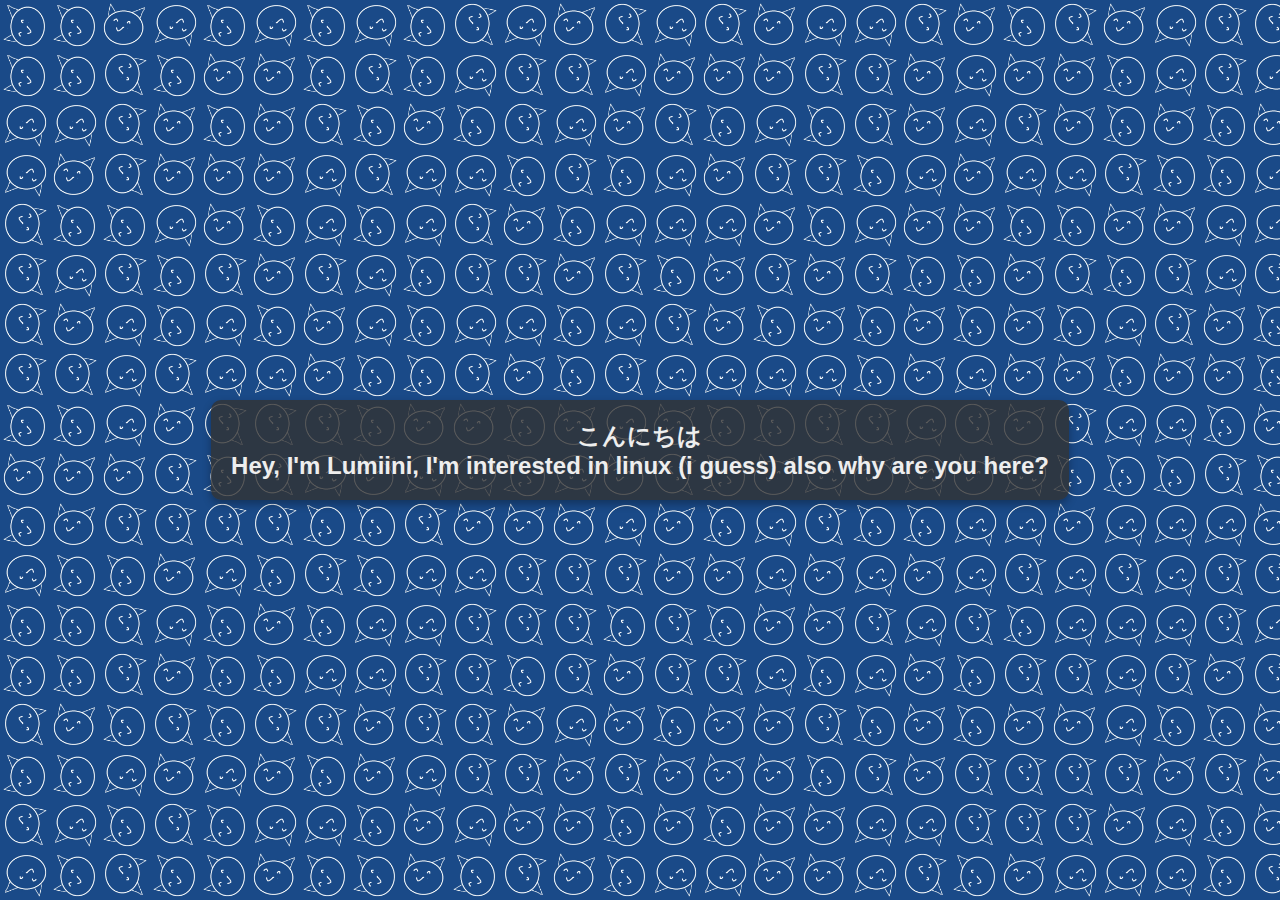
<file: index.html>
<!DOCTYPE html>
<html lang="en">
<head>
    <meta charset="UTF-8">
    <meta name="viewport" content="width=device-width, initial-scale=1.0">
    <title>Lumiini's Page</title>
    <style>
        /* Basic styling for the body - Dark Mode */
        body {
            margin: 0;
            padding: 0;
            font-family: sans-serif;
            color: #eee;
            background-color: #1a1a1a; /* Dark background color */
            overflow: hidden; /* Hide any potential overflow from tiles */
            position: relative; /* Needed for absolute positioning of tiles */
            min-height: 100vh; /* Minimum height of the viewport */
            display: flex; /* Use flexbox to center content */
            justify-content: center; /* Center horizontally */
            align-items: center; /* Center vertically */
        }

        /* Container for the tiled images */
        .tile-container {
            position: absolute;
            top: 0;
            left: 0;
            width: 100%;
            height: 100%;
            pointer-events: none; /* Allow clicks to pass through to the message container */
            z-index: -1; /* Place behind the message container */
        }

        /* Style for each individual tile */
        .tile {
            position: absolute;
            width: 50px; /* Match background-size width */
            height: 50px; /* Match background-size height */
            background-image: url('a.jpg');
            background-size: cover; /* Ensure the image covers the tile area */
            transition: transform 0.5s ease; /* Smooth rotation transition */
            transform-origin: center; /* Rotate around the center of the tile */
        }

        /* Style for the container holding the message - Dark Mode */
        .message-container {
            background-color: rgba(50, 50, 50, 0.8); /* Darker semi-transparent background for readability */
            padding: 20px;
            border-radius: 10px;
            text-align: center;
            max-width: 80%;
            box-shadow: 0 4px 8px rgba(0, 0, 0, 0.3);
            color: #eee;
            position: relative; /* Ensure it's above the tiles */
            z-index: 1;
        }

        /* Style for the message text */
        .message-container h1 {
            margin: 0;
            font-size: 1.5em;
        }
    </style>
</head>
<body>

    <div class="tile-container">
        </div>

    <div class="message-container">
        <h1>こんにちは</h1>
        <h1>Hey, I'm Lumiini, I'm interested in linux (i guess) also why are you here?</h1>
    </div>

    <script>
        document.addEventListener('DOMContentLoaded', () => {
            const tileContainer = document.querySelector('.tile-container');
            const tileSize = 50; // Must match the width and height in .tile CSS
            const viewportWidth = window.innerWidth;
            const viewportHeight = window.innerHeight;

            // Calculate number of tiles needed
            const numCols = Math.ceil(viewportWidth / tileSize);
            const numRows = Math.ceil(viewportHeight / tileSize);

            // Create and append tiles
            for (let i = 0; i < numRows; i++) {
                for (let j = 0; j < numCols; j++) {
                    const tile = document.createElement('div');
                    tile.classList.add('tile');

                    // Position the tile
                    tile.style.top = `${i * tileSize}px`;
                    tile.style.left = `${j * tileSize}px`;

                    // Randomly rotate the tile
                    const rotation = Math.floor(Math.random() * 4) * 90; // 0, 90, 180, or 270 degrees
                    tile.style.transform = `rotate(${rotation}deg)`;

                    tileContainer.appendChild(tile);
                }
            }

            // Optional: Regenerate tiles on window resize for responsiveness
            window.addEventListener('resize', () => {
                // Clear existing tiles
                tileContainer.innerHTML = '';

                // Recalculate and create new tiles
                const newViewportWidth = window.innerWidth;
                const newViewportHeight = window.innerHeight;
                const newNumCols = Math.ceil(newViewportWidth / tileSize);
                const newNumRows = Math.ceil(newViewportHeight / tileSize);

                for (let i = 0; i < newNumRows; i++) {
                    for (let j = 0; j < newNumCols; j++) {
                        const tile = document.createElement('div');
                        tile.classList.add('tile');
                        tile.style.top = `${i * tileSize}px`;
                        tile.style.left = `${j * tileSize}px`;
                        const rotation = Math.floor(Math.random() * 4) * 90;
                        tile.style.transform = `rotate(${rotation}deg)`;
                        tileContainer.appendChild(tile);
                    }
                }
            });
        });
    </script>

</body>
</html>
</file>
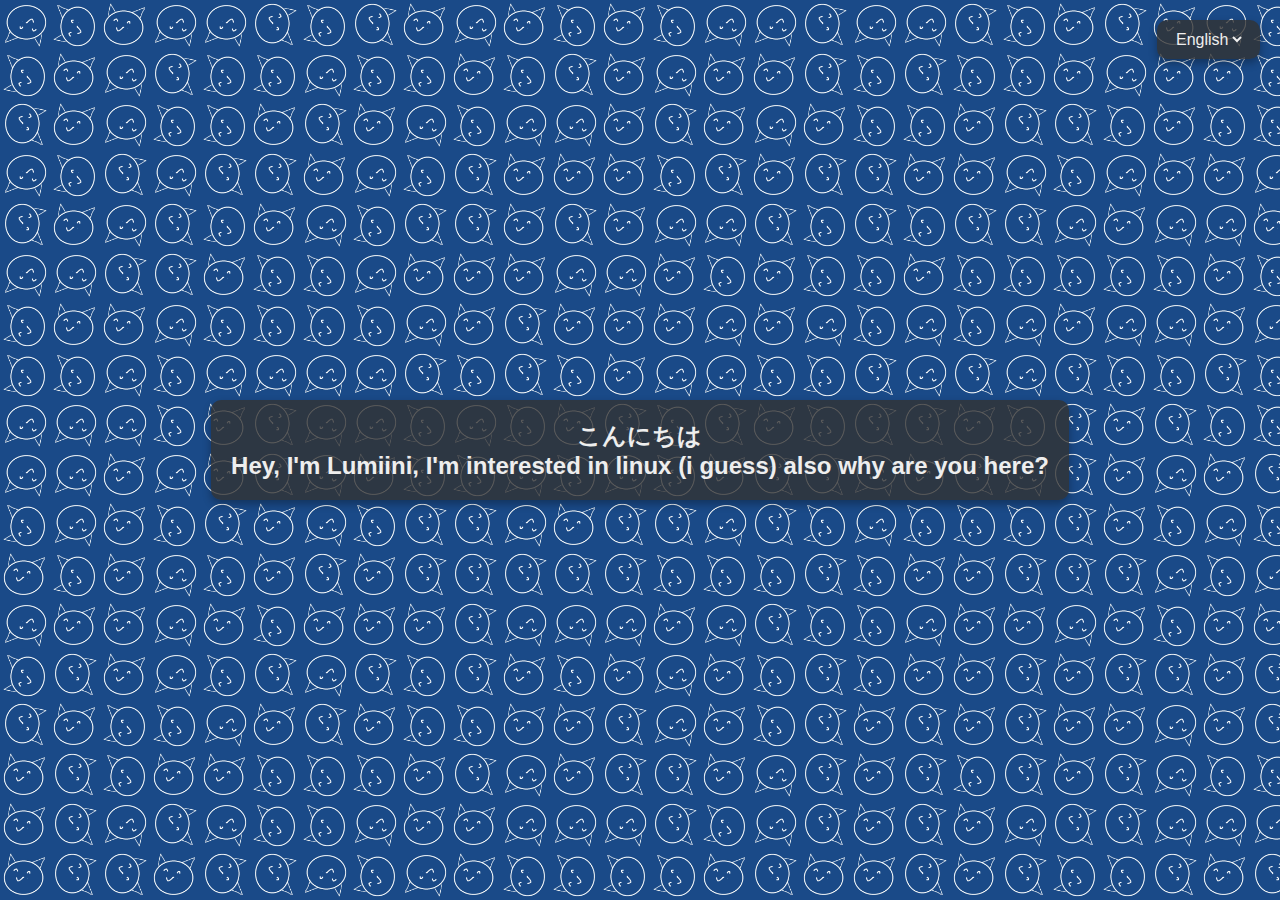
<file: .index.html>
<!DOCTYPE html>
<html lang="en">
<head>
    <meta charset="UTF-8">
    <meta name="viewport" content="width=device-width, initial-scale=1.0">
    <title>My page</title>
    <style>
        /* Basic styling for the body - Dark Mode */
        body {
            margin: 0;
            padding: 0;
            font-family: sans-serif;
            color: #eee;
            background-color: #1a1a1a; /* Dark background color */
            overflow: hidden; /* Hide any potential overflow from tiles */
            position: relative; /* Needed for absolute positioning of tiles */
            min-height: 100vh; /* Minimum height of the viewport */
            display: flex; /* Use flexbox to center content */
            justify-content: center; /* Center horizontally */
            align-items: center; /* Center vertically */
        }

        /* Container for the tiled images */
        .tile-container {
            position: absolute;
            top: 0;
            left: 0;
            width: 100%;
            height: 100%;
            pointer-events: none; /* Allow clicks to pass through to the message container */
            z-index: -1; /* Place behind the message container */
        }

        /* Style for each individual tile */
        .tile {
            position: absolute;
            width: 50px; /* Match background-size width */
            height: 50px; /* Match background-size height */
            background-image: url('a.jpg');
            background-size: cover; /* Ensure the image covers the tile area */
            transition: transform 0.5s ease; /* Smooth rotation transition */
            transform-origin: center; /* Rotate around the center of the tile */
        }

        /* Style for the container holding the message - Dark Mode */
        .message-container {
            background-color: rgba(50, 50, 50, 0.8); /* Darker semi-transparent background for readability */
            padding: 20px;
            border-radius: 10px;
            text-align: center;
            max-width: 80%;
            box-shadow: 0 4px 8px rgba(0, 0, 0, 0.3);
            color: #eee;
            position: relative; /* Ensure it's above the tiles */
            z-index: 1;
        }

        /* Style for the message text */
        .message-container h1 {
            margin: 0;
            font-size: 1.5em;
        }

        /* Style for the language selector container */
        .language-selector {
            position: absolute;
            top: 20px; /* Distance from the top */
            right: 20px; /* Distance from the right */
            background-color: rgba(50, 50, 50, 0.8); /* Match message container background */
            padding: 10px 15px; /* Padding around the selector */
            border-radius: 10px; /* Match message container border-radius */
            box-shadow: 0 4px 8px rgba(0, 0, 0, 0.3); /* Match message container shadow */
            z-index: 2; /* Ensure it's above everything else */
        }

        /* Style for the select element */
        .language-selector select {
            background-color: transparent; /* Make select background transparent */
            border: none; /* Remove default border */
            color: #eee; /* Light text color */
            font-size: 1em; /* Adjust font size */
            cursor: pointer; /* Indicate it's clickable */
            outline: none; /* Remove outline on focus */
        }

        /* Style for the options within the select */
        .language-selector select option {
            background-color: #333; /* Dark background for dropdown options */
            color: #eee; /* Light text for dropdown options */
        }
    </style>
</head>
<body>

    <div class="tile-container">
        </div>

    <div class="language-selector">
        <select id="language-select">
            <option value="en">English</option>
            <option value="fi">Suomi</option>
        </select>
    </div>

    <div class="message-container">
        <h1>こんにちは<h1>
        <h1>Hey, I'm Lumiini, I'm interested in linux (i guess) also why are you here?</h1>
    </div>

    <script>
        document.addEventListener('DOMContentLoaded', () => {
            const tileContainer = document.querySelector('.tile-container');
            const tileSize = 50; // Must match the width and height in .tile CSS
            const viewportWidth = window.innerWidth;
            const viewportHeight = window.innerHeight;

            // Calculate number of tiles needed
            const numCols = Math.ceil(viewportWidth / tileSize);
            const numRows = Math.ceil(viewportHeight / tileSize);

            // Create and append tiles
            function createTiles() {
                // Clear existing tiles
                tileContainer.innerHTML = '';
                const currentViewportWidth = window.innerWidth;
                const currentViewportHeight = window.innerHeight;
                const currentNumCols = Math.ceil(currentViewportWidth / tileSize);
                const currentNumRows = Math.ceil(currentViewportHeight / tileSize);

                for (let i = 0; i < currentNumRows; i++) {
                    for (let j = 0; j < currentNumCols; j++) {
                        const tile = document.createElement('div');
                        tile.classList.add('tile');
                        tile.style.top = `${i * tileSize}px`;
                        tile.style.left = `${j * tileSize}px`;
                        const rotation = Math.floor(Math.random() * 4) * 90;
                        tile.style.transform = `rotate(${rotation}deg)`;
                        tileContainer.appendChild(tile);
                    }
                }
            }

            createTiles(); // Create tiles on initial load

            // Regenerate tiles on window resize for responsiveness
            window.addEventListener('resize', createTiles);

            // Language selector logic
            const languageSelect = document.getElementById('language-select');

            languageSelect.addEventListener('change', (event) => {
                const selectedLanguage = event.target.value;
                if (selectedLanguage === 'en') {
                    window.location.href = 'index.html'; // Navigate to index.html for English
                } else if (selectedLanguage === 'fi') {
                    window.location.href = 'fi.html'; // Navigate to fi.html for Finnish
                }
            });

            // Optional: Set initial selector value based on current page
            const currentPage = window.location.pathname.split('/').pop();
            if (currentPage === 'fi.html') {
                languageSelect.value = 'fi';
            } else {
                languageSelect.value = 'en';
            }
        });
    </script>

</body>
</html>
</file>
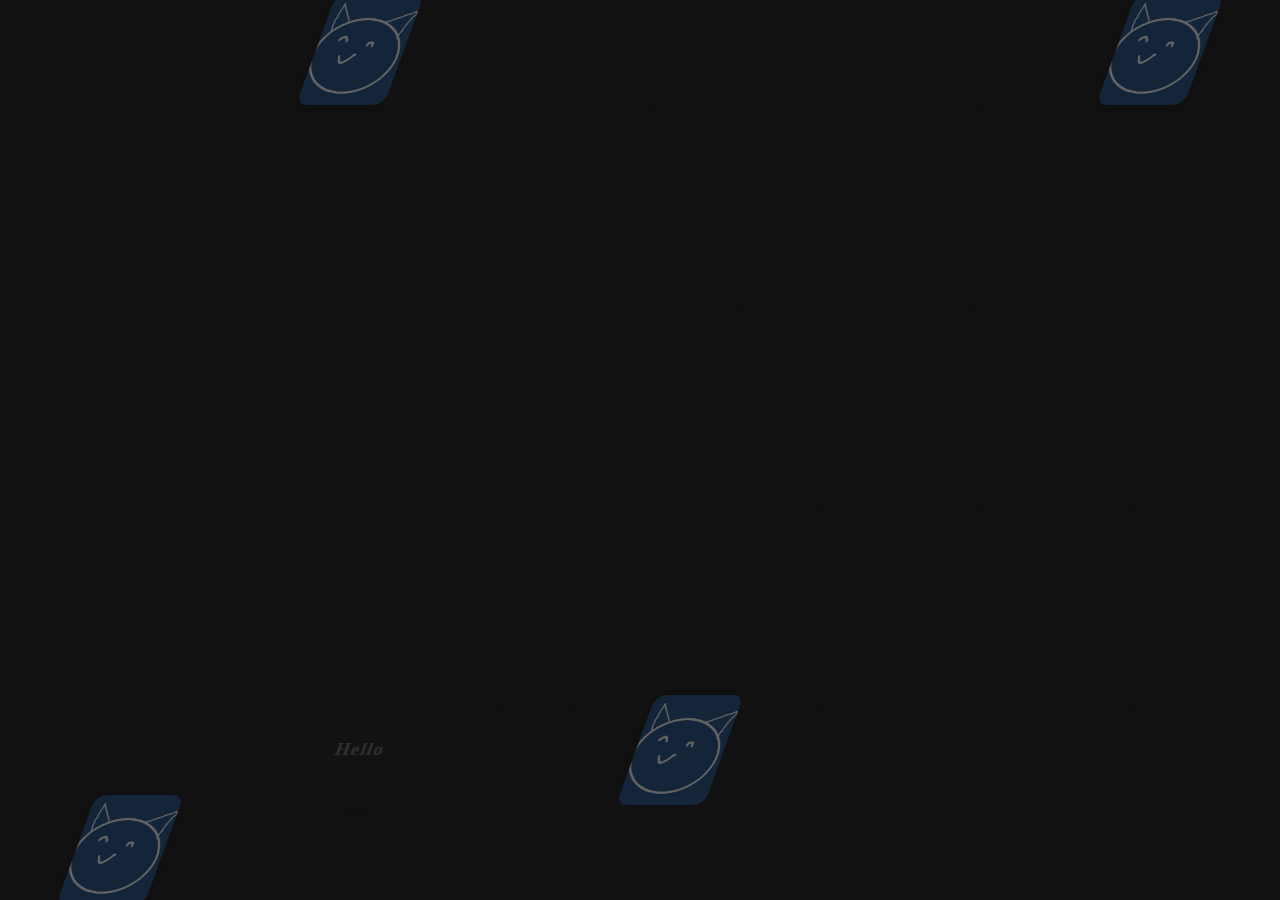
<file: background.html>
<!DOCTYPE html>
<html lang="en">
<head>
    <meta charset="UTF-8">
    <meta name="viewport" content="width=device-width, initial-scale=1.0">
    <title>Animated Tiles Background</title>
    <link rel="stylesheet" href="styles.css">
</head>
<body style="margin:0;padding:0;overflow:hidden;">
    <div class="background-tiles"></div>
    <script>
    (function() {
      const grid = document.querySelector('.background-tiles');
      const cols = 16, rows = 9, total = cols * rows;
      let tiles = [];
      const greetings = ["Hello", "Moi", "Tere", "Hallå", "Tēriņtš"];
      // Create all tiles once
      for (let y = 0; y < rows; ++y) {
        for (let x = 0; x < cols; ++x) {
          const tile = document.createElement('div');
          tile.className = 'background-tile';
          tile.style.setProperty('--x', x);
          tile.style.setProperty('--y', y);
          grid.appendChild(tile);
          tiles.push(tile);
        }
      }
      // Helper to check neighbors
      function hasNeighbor(arr, x, y, type) {
        for (let dy = -1; dy <= 1; dy++) {
          for (let dx = -1; dx <= 1; dx++) {
            if (dx === 0 && dy === 0) continue;
            const nx = x + dx, ny = y + dy;
            if (nx >= 0 && nx < cols && ny >= 0 && ny < rows) {
              if (arr[ny * cols + nx] === type) return true;
            }
          }
        }
        return false;
      }
      // Each tile gets its own fade timer, staggered
      function fadeTile(tile, delay, i) {
        setTimeout(function loop() {
          // Build a map of current tile types
          const types = tiles.map(t => t.dataset.type || '');
          const x = i % cols, y = Math.floor(i / cols);
          // 7% chance to be an img tile, but not next to another img
          let isImg = false;
          if (Math.random() < 0.07 && !hasNeighbor(types, x, y, 'img')) isImg = true;
          // 10% chance to display text, but not next to another text
          let greeting = '';
          let isGreeting = false;
          if (!isImg && Math.random() < 0.10 && !hasNeighbor(types, x, y, 'txt')) {
            if (Math.random() < 0.20) {
              greeting = greetings[Math.floor(Math.random() * greetings.length)];
              isGreeting = true;
            }
          }
          const isVisible = isImg || isGreeting || Math.random() < 0.6;
          tile.className = 'background-tile' + (isImg ? ' img' : '') + (isVisible ? ' visible' : '') + (isGreeting ? ' tilted-text' : '');
          tile.textContent = isGreeting ? greeting : '';
          tile.dataset.type = isImg ? 'img' : (isGreeting ? 'txt' : '');
          const next = 1200 + Math.random() * 800;
          setTimeout(loop, next);
        }, delay);
      }
      tiles.forEach((tile, i) => {
        fadeTile(tile, Math.random() * 1500, i);
      });
    })();
    </script>
</body>
</html>
</file>
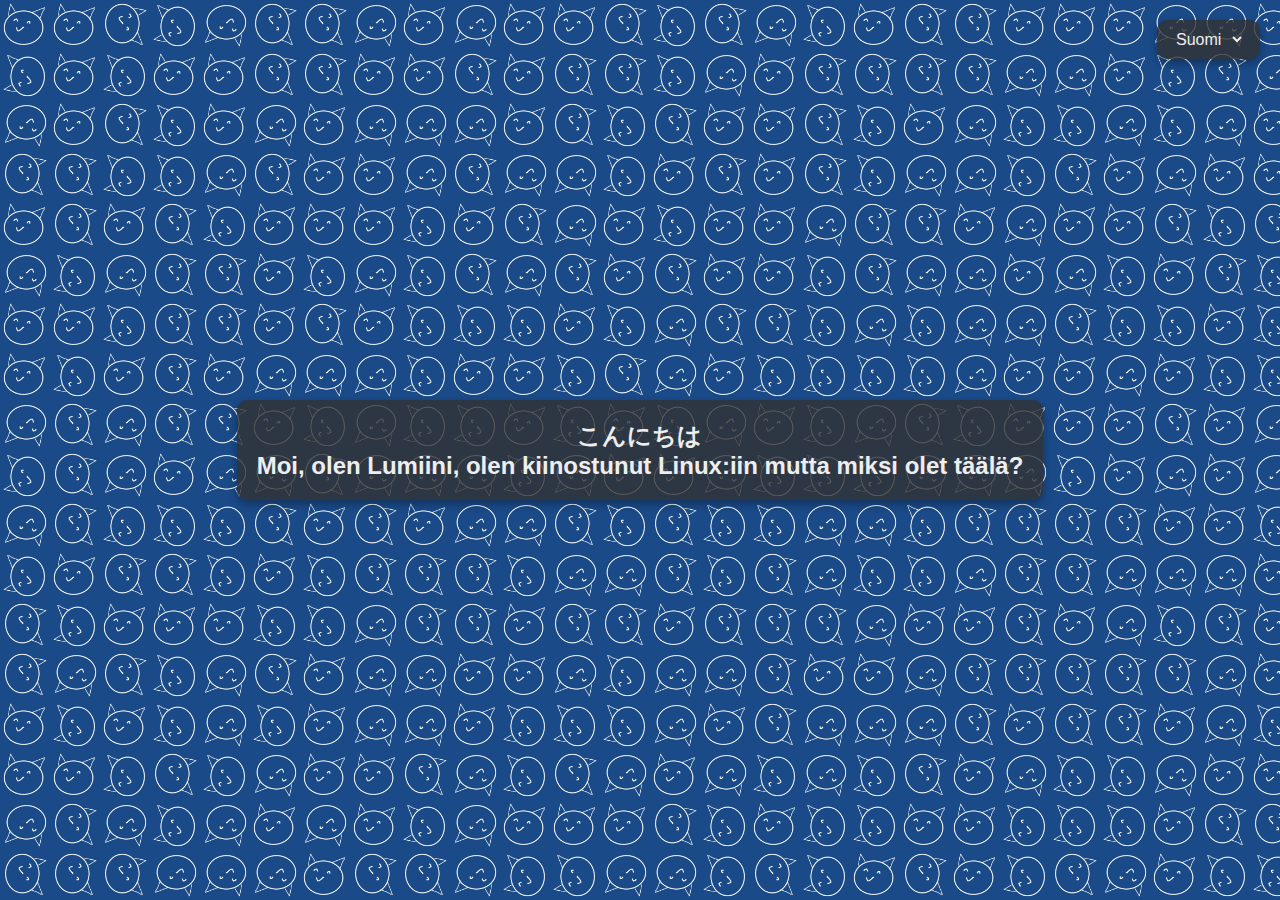
<file: fi.html>
<!DOCTYPE html>
<html lang="fi">
<head>
    <meta charset="UTF-8">
    <meta name="viewport" content="width=device-width, initial-scale=1.0">
    <title>Sivuni</title>
    <style>
        /* Basic styling for the body - Dark Mode */
        body {
            margin: 0;
            padding: 0;
            font-family: sans-serif;
            color: #eee;
            background-color: #1a1a1a; /* Dark background color */
            overflow: hidden; /* Hide any potential overflow from tiles */
            position: relative; /* Needed for absolute positioning of tiles */
            min-height: 100vh; /* Minimum height of the viewport */
            display: flex; /* Use flexbox to center content */
            justify-content: center; /* Center horizontally */
            align-items: center; /* Center vertically */
        }

        /* Container for the tiled images */
        .tile-container {
            position: absolute;
            top: 0;
            left: 0;
            width: 100%;
            height: 100%;
            pointer-events: none; /* Allow clicks to pass through to the message container */
            z-index: -1; /* Place behind the message container */
        }

        /* Style for each individual tile */
        .tile {
            position: absolute;
            width: 50px; /* Match background-size width */
            height: 50px; /* Match background-size height */
            background-image: url('a.jpg');
            background-size: cover; /* Ensure the image covers the tile area */
            transition: transform 0.5s ease; /* Smooth rotation transition */
            transform-origin: center; /* Rotate around the center of the tile */
        }

        /* Style for the container holding the message - Dark Mode */
        .message-container {
            background-color: rgba(50, 50, 50, 0.8); /* Darker semi-transparent background for readability */
            padding: 20px;
            border-radius: 10px;
            text-align: center;
            max-width: 80%;
            box-shadow: 0 4px 8px rgba(0, 0, 0, 0.3);
            color: #eee;
            position: relative; /* Ensure it's above the tiles */
            z-index: 1;
        }

        /* Style for the message text */
        .message-container h1 {
            margin: 0;
            font-size: 1.5em;
        }

        /* Style for the language selector container */
        .language-selector {
            position: absolute;
            top: 20px; /* Distance from the top */
            right: 20px; /* Distance from the right */
            background-color: rgba(50, 50, 50, 0.8); /* Match message container background */
            padding: 10px 15px; /* Padding around the selector */
            border-radius: 10px; /* Match message container border-radius */
            box-shadow: 0 4px 8px rgba(0, 0, 0, 0.3); /* Match message container shadow */
            z-index: 2; /* Ensure it's above everything else */
        }

        /* Style for the select element */
        .language-selector select {
            background-color: transparent; /* Make select background transparent */
            border: none; /* Remove default border */
            color: #eee; /* Light text color */
            font-size: 1em; /* Adjust font size */
            cursor: pointer; /* Indicate it's clickable */
            outline: none; /* Remove outline on focus */
        }

        /* Style for the options within the select */
        .language-selector select option {
            background-color: #333; /* Dark background for dropdown options */
            color: #eee; /* Light text for dropdown options */
        }
    </style>
</head>
<body>

    <div class="tile-container">
        </div>

    <div class="language-selector">
        <select id="language-select">
            <option value="en">English</option>
            <option value="fi">Suomi</option>
        </select>
    </div>

    <div class="message-container">
      <h1>こんにちは<h1>
      <h1>Moi, olen Lumiini, olen kiinostunut Linux:iin mutta miksi olet täälä?</h1>
    </div>

    <script>
        document.addEventListener('DOMContentLoaded', () => {
            const tileContainer = document.querySelector('.tile-container');
            const tileSize = 50; // Must match the width and height in .tile CSS
            const viewportWidth = window.innerWidth;
            const viewportHeight = window.innerHeight;

            // Calculate number of tiles needed
            const numCols = Math.ceil(viewportWidth / tileSize);
            const numRows = Math.ceil(viewportHeight / tileSize);

            // Create and append tiles
            function createTiles() {
                // Clear existing tiles
                tileContainer.innerHTML = '';
                const currentViewportWidth = window.innerWidth;
                const currentViewportHeight = window.innerHeight;
                const currentNumCols = Math.ceil(currentViewportWidth / tileSize);
                const currentNumRows = Math.ceil(currentViewportHeight / tileSize);

                for (let i = 0; i < currentNumRows; i++) {
                    for (let j = 0; j < currentNumCols; j++) {
                        const tile = document.createElement('div');
                        tile.classList.add('tile');
                        tile.style.top = `${i * tileSize}px`;
                        tile.style.left = `${j * tileSize}px`;
                        const rotation = Math.floor(Math.random() * 4) * 90;
                        tile.style.transform = `rotate(${rotation}deg)`;
                        tileContainer.appendChild(tile);
                    }
                }
            }

            createTiles(); // Create tiles on initial load

            // Regenerate tiles on window resize for responsiveness
            window.addEventListener('resize', createTiles);

            // Language selector logic
            const languageSelect = document.getElementById('language-select');

            languageSelect.addEventListener('change', (event) => {
                const selectedLanguage = event.target.value;
                if (selectedLanguage === 'en') {
                    window.location.href = 'index.html'; // Navigate to index.html for English
                } else if (selectedLanguage === 'fi') {
                    window.location.href = 'fi.html'; // Navigate to fi.html for Finnish
                }
            });

            // Optional: Set initial selector value based on current page
            const currentPage = window.location.pathname.split('/').pop();
            if (currentPage === 'fi.html') {
                languageSelect.value = 'fi';
            } else {
                languageSelect.value = 'en';
            }
        });
    </script>

</body>
</html>
</file>
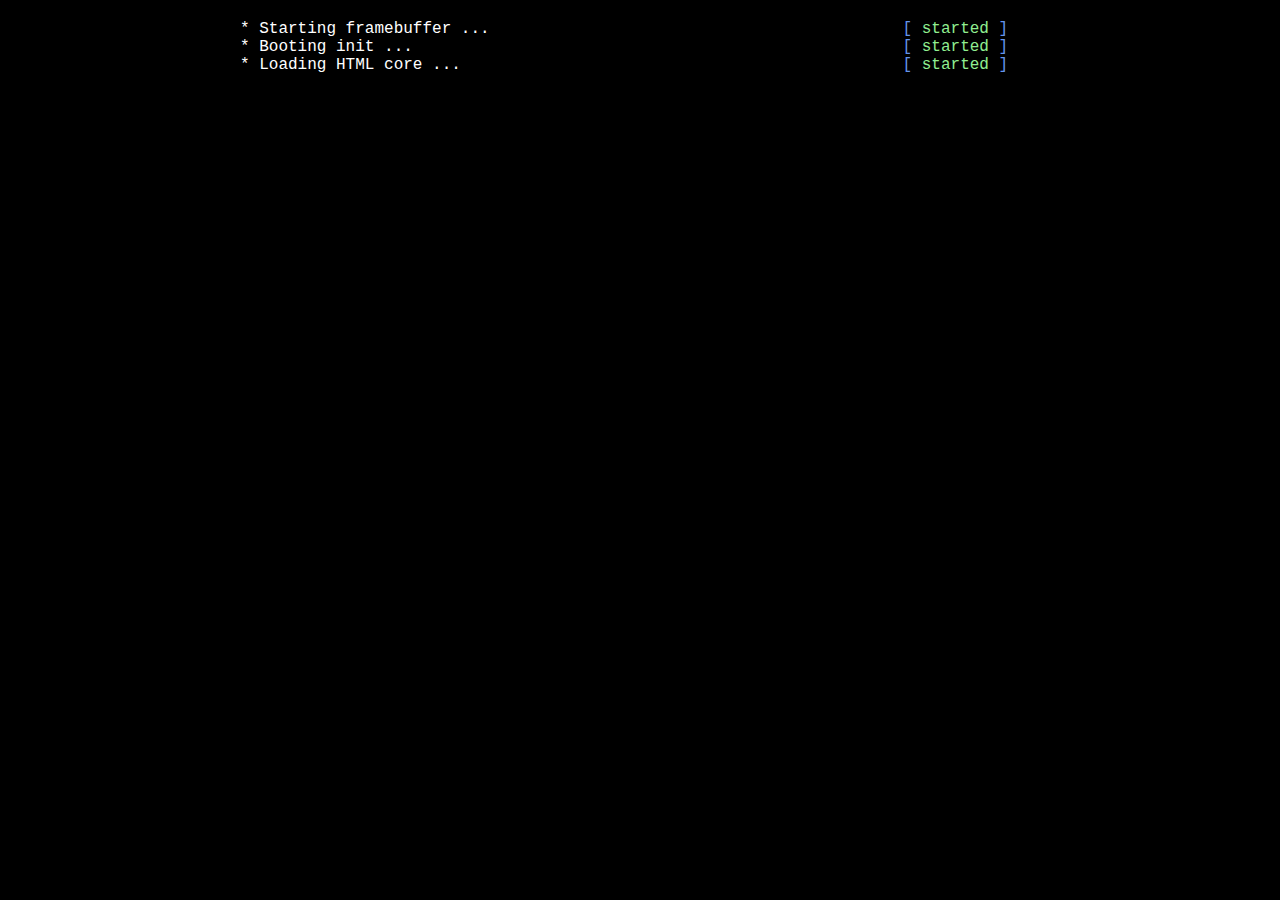
<file: index2.html>
<!DOCTYPE html>
<html lang="en">
<head>
    <meta charset="UTF-8">
    <meta name="viewport" content="width=device-width, initial-scale=1.0">
    <title>TTY Simulation</title>
    <style>
        body {
            background-color: #000; /* Black background */
            color: #fff; /* White text */
            font-family: 'Courier New', Courier, monospace; /* Monospace font */
            margin: 0;
            padding: 20px 0; /* Removed horizontal padding */
            overflow-y: hidden; /* Hide vertical scrollbar */
            height: 100vh; /* Full viewport height */
            box-sizing: border-box;
        }

        /* Hide scrollbar for Chrome, Safari and Opera */
        body::-webkit-scrollbar {
            display: none;
        }

        /* Hide scrollbar for IE, Edge and Firefox */
        body {
            -ms-overflow-style: none;  /* IE and Edge */
            scrollbar-width: none;  /* Firefox */
        }


        .tty-container {
            width: 100%;
            max-width: 800px; /* Limit width for better readability */
            margin: 0 auto; /* Center the container */
        }

        .tty-output {
            white-space: pre-wrap; /* Preserve whitespace and wrap text */
            word-wrap: break-word; /* Break long words */
            margin-bottom: 10px;
            min-height: calc(100vh - 80px); /* Ensure output area takes up most space */
            overflow-y: auto; /* Keep programmatic scrolling */
            height: calc(100vh - 80px); /* Explicit height for scrolling area */
        }

         /* Hide scrollbar for tty-output on different browsers */
        .tty-output::-webkit-scrollbar {
            display: none;
        }

        .tty-output {
            -ms-overflow-style: none;  /* IE and Edge */
            scrollbar-width: none;  /* Firefox */
        }


        .tty-input-line {
            display: flex;
            align-items: center;
        }

        .tty-prompt {
            margin-right: 5px;
            white-space: pre; /* Preserve space in the prompt */
        }

        .tty-input {
            background-color: transparent; /* Transparent background */
            color: #fff; /* White text */
            border: none; /* No border */
            outline: none; /* No outline on focus */
            flex-grow: 1; /* Take up remaining space */
            font-family: 'Courier New', Courier, monospace;
            font-size: 1em;
            caret-color: #fff; /* White cursor */
        }

        /* Hide input lines initially */
        .hidden {
            display: none;
        }

        /* Styles for the colored init status */
        .status-blue {
            color: #6495ED; /* Cornflower Blue - less vibrant */
        }

        .status-green {
            color: #90EE90; /* Light Green - less vibrant */
        }
    </style>
</head>
<body>
    <div class="tty-container">
        <div class="tty-output" id="output"></div>
        <div class="tty-input-line hidden" id="main-input-line">
            <span class="tty-prompt">~ $</span> <input type="text" class="tty-input" id="main-input">
        </div>
    </div>

    <script>
        const outputDiv = document.getElementById('output');
        // Removed loginInput and loginInputLine as they are no longer needed for inline typing
        const mainInput = document.getElementById('main-input');
        const mainInputLine = document.getElementById('main-input-line');

        // Function to print text to the output area
        function print(text) {
            outputDiv.innerHTML += text + '\n';
            // Auto-scroll to the bottom
            outputDiv.scrollTop = outputDiv.scrollHeight;
        }

        // Function to show the main command prompt
        function showMainPrompt() {
            // The prompt is now in the HTML structure, just show the input line
            mainInputLine.classList.remove('hidden'); // Show the main input field
            mainInput.focus(); // Focus the main input field

            // Print the options after the prompt is visible
            // Color the first line green and indent the list items
            print('<span class="status-green">Enter a number (1-5) or the command:</span>'); // Updated prompt text to 1-5
            print("  1) cat lumiini.txt"); // Indented
            print("  2) finnish");         // Indented
            print("  3) homepage");        // Added new option
            print("  4) Startx");          // Updated option number and text
            print("  5) clear");           // Added new clear option
        }

        // Function to simulate auto-typing the username directly into the output
        function startAutoLoginTyping(username, callback) {
            let i = 0;
            const loginPromptText = "Login: "; // Capitalized Login
            // Print the initial login prompt text followed by a space
            outputDiv.innerHTML += loginPromptText + ' '; // Added space here as requested

            function typeCharacter() {
                if (i < username.length) {
                    // Append the next character to the last line of the output
                    // This is a simple way to simulate typing on the same line
                    outputDiv.innerHTML = outputDiv.innerHTML.slice(0, -1) + username.charAt(i) + '_'; // Add cursor simulation
                    i++;
                    outputDiv.scrollTop = outputDiv.scrollHeight; // Keep scrolling
                    setTimeout(typeCharacter, 100); // Adjust typing speed here (milliseconds)
                } else {
                    // Typing complete, remove cursor and add a newline
                    outputDiv.innerHTML = outputDiv.innerHTML.slice(0, -1) + '\n'; // Remove cursor and add newline
                    outputDiv.scrollTop = outputDiv.scrollHeight; // Scroll to the end
                    if (callback) {
                        callback(); // Call the next step (handle login)
                    }
                }
            }

            typeCharacter(); // Start typing
        }

        // Function to simulate auto-typing the password (as asterisks) directly into the output
        function startAutoPasswordTyping(passwordLength, callback) {
             let i = 0;
             const passwordPromptText = "Password: ";
             // Print the initial password prompt text on the current line
             outputDiv.innerHTML += passwordPromptText;

             function typeCharacter() {
                 if (i < passwordLength) {
                     // Append the next asterisk to the last line of the output
                     outputDiv.innerHTML = outputDiv.innerHTML.slice(0, -1) + '*' + '_'; // Add cursor simulation
                     i++;
                     outputDiv.scrollTop = outputDiv.scrollHeight; // Keep scrolling
                     setTimeout(typeCharacter, 100); // Adjust typing speed here (milliseconds)
                 } else {
                     // Typing complete, remove cursor and add a newline
                     outputDiv.innerHTML = outputDiv.innerHTML.slice(0, -1) + '\n'; // Remove cursor and add newline
                     outputDiv.scrollTop = outputDiv.scrollHeight; // Scroll to the end
                     if (callback) {
                         callback(); // Call the next step (show main prompt)
                     }
                 }
             }
             // Add initial cursor to the password line
             outputDiv.innerHTML += '_';
             typeCharacter(); // Start typing
         }


        // Function to run the initialization sequence
        function runInitSequence() {
            // Initialization messages
            const initMessages = [
                "* Starting framebuffer ...",
                "* Booting init ...",
                "* Loading HTML core ...",
                "* Initializing filesystem ...",
                "* Starting tty simulation service ...",
                "* Booting complete.",
                "" // Empty line for spacing
            ];

            const statusText = '<span class="status-blue">[</span><span class="status-green"> started </span><span class="status-blue">]</span>';
            const totalWidth = 80; // Approximate total width of a TTY line for alignment
            const statusWidth = statusText.replace(/<[^>]*>/g, '').length; // Calculate width of status text without HTML tags

            let i = 0;
            function displayNextMessage() {
                if (i < initMessages.length) {
                    const message = initMessages[i];
                    let lineToPrint = message;

                    // If it's not the last message (which is just spacing)
                    if (i < initMessages.length - 1) {
                         // Calculate padding needed to push status to the right
                         const messageLength = message.replace(/\* /g, '').length; // Consider length without the "* " prefix
                         const paddingLength = Math.max(1, totalWidth - messageLength - statusWidth - 2); // Calculate padding, ensure at least 1 space
                         const padding = ' '.repeat(paddingLength);
                         lineToPrint = message + padding + statusText;
                    }

                    print(lineToPrint); // Print the message with padding and status

                    i++;
                    setTimeout(displayNextMessage, 300); // Adjust delay as needed

                } else {
                    // After init messages, display the welcome message
                    print("Welcome to Linus Torvalds' dream!");
                    print(""); // Add a blank line
                    // Start auto-typing the login directly into the output
                    startAutoLoginTyping("lumiini", handleLoginSuccess); // Call auto-typing, then success handler
                }
            }

            displayNextMessage(); // Start the sequence
        }

        // Function to handle the successful auto-login (now triggers password typing)
        function handleLoginSuccess() {
            const simulatedPasswordLength = 10; // Length of the password to simulate with asterisks
            startAutoPasswordTyping(simulatedPasswordLength, showLoginSuccessfulAndPrompt);
        }

        // Function to show "Login successful." and then the main prompt
        function showLoginSuccessfulAndPrompt() {
             print("Login successful.");
             print(""); // Add a blank line
             // Directly show the main prompt after successful auto-login
             setTimeout(showMainPrompt, 500); // Delay before showing main prompt
        }


        // Event listener for the main command input field
        mainInput.addEventListener('keypress', function(event) {
            if (event.key === 'Enter') {
                const command = mainInput.value.trim();
                // Echo the command with the full prompt
                print("~ $ " + command); // Echo the command with updated prompt

                mainInput.value = ''; // Clear the input field
                // No need to hide the input line, just clear the value
                // mainInputLine.classList.add('hidden'); // Hide input while processing

                // Handle both numeric and command string inputs
                switch (command) {
                    case '1':
                    case 'cat lumiini.txt': // Added case for command string
                        print("Hello");
                        break;
                    case '2':
                    case 'finnish': // Added case for command string
                        print("Hei");
                        break;
                    case '3':
                    case 'homepage': // Added case for new command string
                         print("Redirecting to homepage..."); // Optional message
                         // Hide the input line before redirecting
                         mainInputLine.classList.add('hidden');
                         setTimeout(() => {
                             window.location.href = 'home.html'; // Redirect to home.html
                         }, 1000); // Delay before redirecting
                         break;
                    case '4': // Updated case number
                    case 'Startx': // Added case for command string
                        print("Starting X server..."); // Optional message
                        // Hide the input line before redirecting
                        mainInputLine.classList.add('hidden');
                        setTimeout(() => {
                            window.location.href = '/startx/x.html'; // Redirect to the new URL
                        }, 1000); // Delay before redirecting
                        break;
                    case '5': // Case for the new "clear" command
                    case 'clear': // Added case for command string
                        outputDiv.innerHTML = ''; // Clear the output area
                        // After clearing, re-show the main prompt and options
                        showMainPrompt();
                        break;
                    default:
                        print("Invalid input. Please enter 1, 2, 3, 4, 5, or the command."); // Updated error message
                        break;
                }
                // After processing, ensure the input is focused again for the next command
                // This is handled automatically by the input field not being hidden, except for redirects
                if (command !== '3' && command !== 'Startx' && command !== 'homepage') {
                    mainInput.focus();
                }
            }
        });

        // Start the init sequence when the page loads
        window.onload = function() {
            runInitSequence();
        };
    </script>
</body>
</html>
</file>
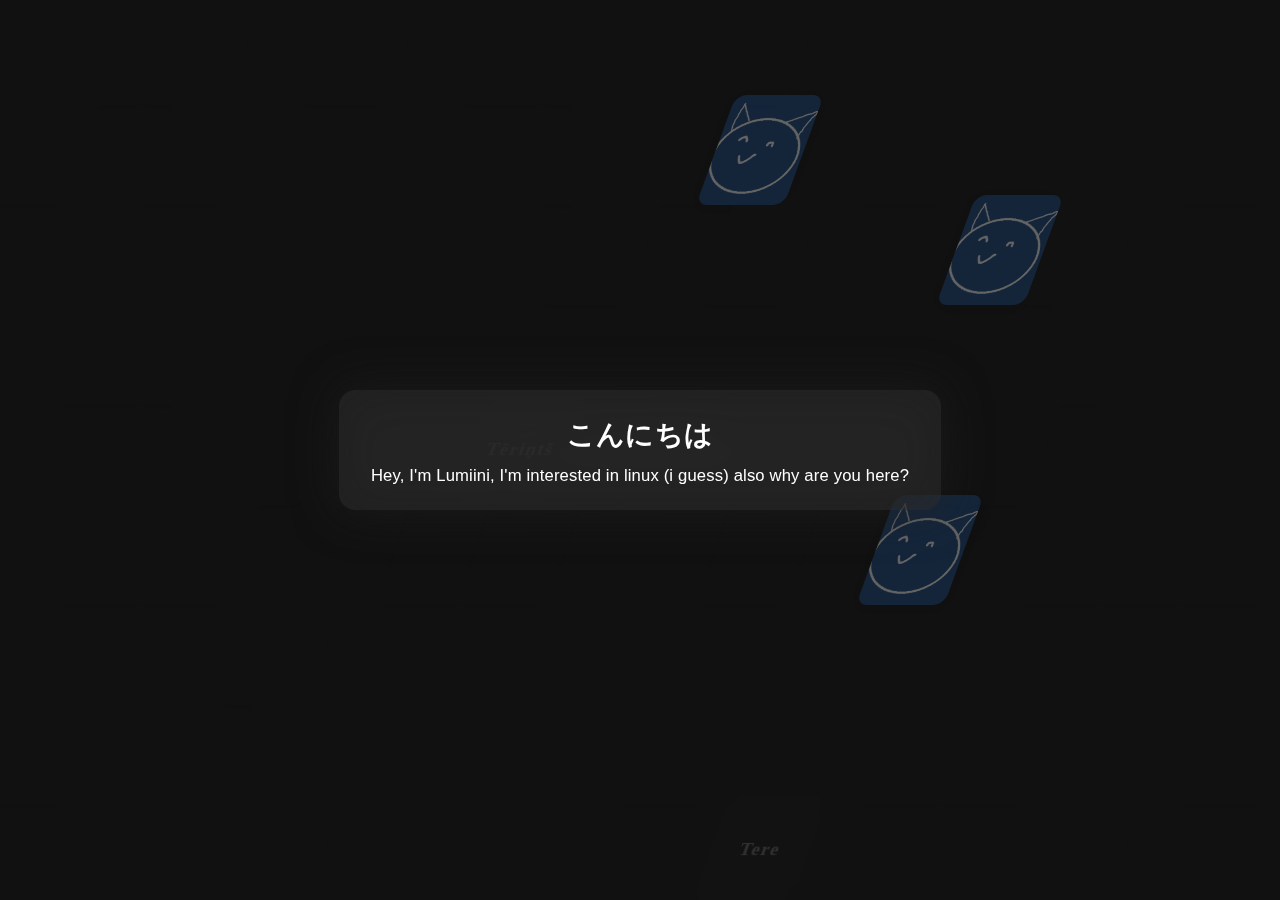
<file: main.html>
<!DOCTYPE html>
<html lang="en">
<head>
    <meta charset="UTF-8">
    <meta name="viewport" content="width=device-width, initial-scale=1.0">
    <title>Main</title>
    <link rel="stylesheet" href="styles.css">
    <style>
      html, body {
        margin: 0;
        padding: 0;
        width: 100vw;
        height: 100vh;
        overflow: hidden;
      }
      .main-overlay {
        position: fixed;
        top: 0; left: 0; width: 100vw; height: 100vh;
        z-index: 10;
        pointer-events: auto;
        background: transparent;
        display: flex;
        align-items: center;
        justify-content: center;
      }
      .pill-bg {
        background: rgba(44,44,44,0.55); /* more transparent */
        border-radius: 16px;
        padding: 24px 32px;
        display: flex;
        flex-direction: column;
        align-items: center;
        justify-content: center;
        text-align: center;
        box-shadow: none;
        backdrop-filter: none;
        min-width: 0;
        max-width: 100vw;
        min-height: 0;
        margin: 0 auto;
        font-family: 'Inter', 'Segoe UI', 'Helvetica Neue', Arial, 'Liberation Sans', sans-serif;
      }
      .pill-text div {
        color: #fff;
        margin: 0;
        font-family: inherit;
        text-shadow: none;
      }
      body, html, .main-overlay, .pill-text {
        font-family: 'Inter', 'Segoe UI', 'Helvetica Neue', Arial, 'Liberation Sans', sans-serif !important;
      }
      .pill-text div:first-child {
        font-size: 1.5rem;
        font-weight: 600;
        margin-bottom: 0.2em;
      }
      .pill-text div:last-child {
        font-size: 1.15rem;
        font-weight: 600;
        line-height: 1.2;
      }
    </style>
</head>
<body style="background: none; font-family: 'Inter', 'Segoe UI', 'Helvetica Neue', Arial, 'Liberation Sans', sans-serif;">
    <iframe src="background.html" style="position:fixed;top:0;left:0;width:100vw;height:100vh;z-index:1;background:transparent;border:none;pointer-events:none;" allowtransparency="true"></iframe>
    <div class="main-overlay">
      <div class="pill-bg">
        <div class="pill-text">
          <div style="font-size:2.2vw; font-weight:700; margin-bottom:0.7vw;">こんにちは</div>
          <div style="font-size:1.3vw; font-weight:500;">Hey, I'm Lumiini, I'm interested in linux (i guess) also why are you here?</div>
        </div>
      </div>
    </div>
</body>
</html>
</file>
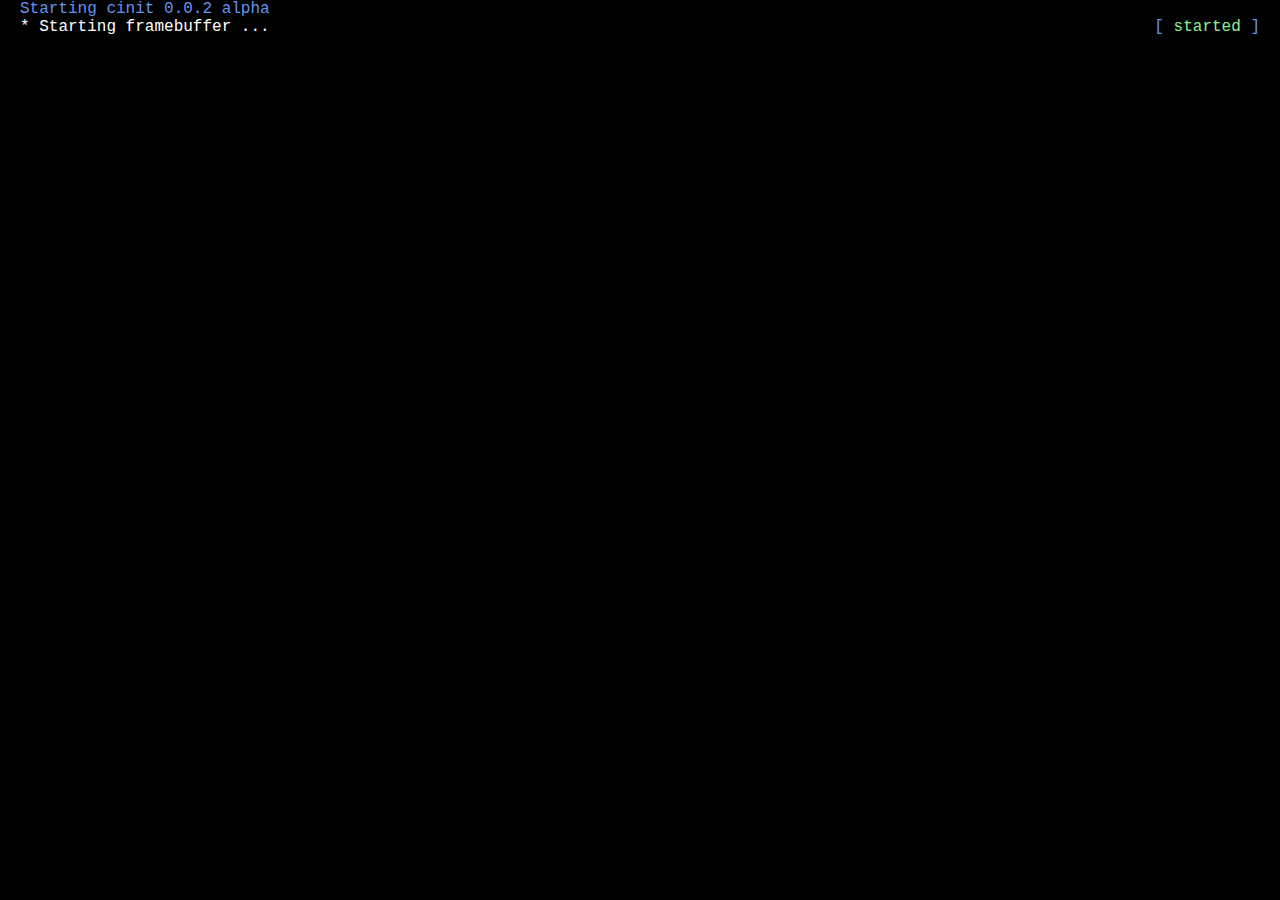
<file: tty.html>
<!DOCTYPE html>
<html lang="en">
<head>
    <meta charset="UTF-8">
    <meta name="viewport" content="width=device-width, initial-scale=1.0">
    <title>Hello</title>
    <style>
        body {
            background-color: #000; /* Black background */
            color: #fff; /* White text */
            font-family: 'Courier New', Courier, monospace; /* Monospace font */
            margin: 0;
            padding: 0 20px; /* Added horizontal padding back for spacing */
            overflow-y: hidden; /* Hide vertical scrollbar */
            height: 100vh; /* Full viewport height */
            box-sizing: border-box;
        }

        /* Hide scrollbar for Chrome, Safari and Opera */
        body::-webkit-scrollbar {
            display: none;
        }

        /* Hide scrollbar for IE, Edge and Firefox */
        body {
            -ms-overflow-style: none;  /* IE and Edge */
            scrollbar-width: none;  /* Firefox */
        }


        .tty-container {
            width: 100%; /* Use full width */
            /* Removed max-width */
            /* Removed margin: 0 auto; */
        }

        .tty-output {
            white-space: pre-wrap; /* Preserve whitespace and wrap text */
            word-wrap: break-word; /* Break long words */
            margin-bottom: 10px;
            min-height: calc(100vh - 80px); /* Ensure output area takes up most space */
            overflow-y: auto; /* Keep programmatic scrolling */
            height: calc(100vh - 80px); /* Explicit height for scrolling area */
            display: flex; /* Use flexbox for output lines */
            flex-direction: column; /* Stack lines vertically */
        }

         /* Hide scrollbar for tty-output on different browsers */
        .tty-output::-webkit-scrollbar {
            display: none;
        }

        .tty-output {
            -ms-overflow-style: none;  /* IE and Edge */
            scrollbar-width: none;  /* Firefox */
        }

        /* Style for each output line to use flexbox for alignment */
        .tty-line {
            display: flex;
            justify-content: space-between; /* Push items to the ends */
            width: 100%; /* Take full width of the container */
        }

        .tty-line .message {
            flex-grow: 1; /* Allow message to take available space */
            white-space: pre; /* Preserve spaces in the message */
        }


        .tty-input-line {
            display: flex;
            align-items: center;
        }

        .tty-prompt {
            margin-right: 5px;
            white-space: pre; /* Preserve space in the prompt */
        }

        .tty-input {
            background-color: transparent; /* Transparent background */
            color: #fff; /* White text */
            border: none; /* No border */
            outline: none; /* No outline on focus */
            flex-grow: 1; /* Take up remaining space */
            font-family: 'Courier New', Courier, monospace;
            font-size: 1em;
            caret-color: #fff; /* White cursor */
        }

        /* Hide input lines initially */
        .hidden {
            display: none;
        }

        /* Styles for the colored init status */
        .status-blue {
            color: #6495ED; /* Cornflower Blue - less vibrant */
        }

        .status-green {
            color: #90EE90; /* Light Green - less vibrant */
        }

        /* New style for less vibrant red */
        .status-red-muted {
            color: #CD5C5C; /* IndianRed - less vibrant red */
        }

        /* New style for username color (mix of blue/green approximation) */
        .status-username {
             color: #ADD8E6; /* LightBlue - approximation of blue/green mix */
        }

        /* Styles for Neofetch output layout */
        .neofetch-output {
            display: flex; /* Use flexbox for the two columns */
            margin-bottom: 10px; /* Add some space below neofetch */
        }

        .neofetch-logo {
            white-space: pre; /* Preserve whitespace in ASCII art */
            font-family: 'Courier New', Courier, monospace; /* Ensure monospace font */
            margin-right: 20px; /* Space between logo and info */
            flex-shrink: 0; /* Prevent logo from shrinking */
        }

        .neofetch-info {
             flex-grow: 1; /* Allow info to take available space */
        }

        .neofetch-info p {
            margin: 0; /* Remove default paragraph margin */
            padding: 0;
        }
    </style>
</head>
<body>
    <div class="tty-container">
        <div class="tty-output" id="output"></div>
        <div class="tty-input-line hidden" id="main-input-line">
            <span class="tty-prompt">~ $</span> <input type="text" class="tty-input" id="main-input">
        </div>
    </div>

    <script>
        const outputDiv = document.getElementById('output');
        const mainInput = document.getElementById('main-input');
        const mainInputLine = document.getElementById('main-input-line');

        let uptimeInterval = null; // Variable to hold the uptime interval

        // Function to print text to the output area
        function print(text) {
            outputDiv.innerHTML += text + '\n';
            // Auto-scroll to the bottom
            outputDiv.scrollTop = outputDiv.scrollHeight;
        }

         // Function to print a line with optional status aligned to the right
        function printLineWithStatus(message, status = '') {
            const lineElement = document.createElement('div');
            lineElement.classList.add('tty-line');

            const messageSpan = document.createElement('span');
            messageSpan.classList.add('message');
            messageSpan.textContent = message; // Use textContent to avoid interpreting HTML in message

            lineElement.appendChild(messageSpan);

            if (status) {
                const statusSpan = document.createElement('span');
                statusSpan.innerHTML = status; // Use innerHTML for colored status text
                lineElement.appendChild(statusSpan);
            }

            outputDiv.appendChild(lineElement);
            outputDiv.scrollTop = outputDiv.scrollHeight; // Auto-scroll
        }


        // Function to show the main command prompt
        function showMainPrompt() {
            // The prompt is now in the HTML structure, just show the input line
            mainInputLine.classList.remove('hidden'); // Show the main input field
            mainInput.focus(); // Focus the main input field

            // Print the options after the prompt is visible
            // Color the first line green and indent the list items
            print('<span class="status-green">Enter a number (1-6) or the command:</span>'); // Updated prompt text to 1-6
            print("  1) cat lumiini.txt"); // Indented
            print("  2) finnish");         // Indented
            print("  3) homepage");        // Added new option
            print("  4) Startx");          // Updated option number and text
            print("  5) neofetch");        // Added new neofetch option
            print("  6) clear");           // Updated clear option number
        }

        // Function to simulate auto-typing the username directly into the output
        function startAutoLoginTyping(username, callback) {
            let i = 0;
            const loginPromptText = "Login: "; // Capitalized Login
            // Print the initial login prompt text followed by a space
            outputDiv.innerHTML += loginPromptText + ' '; // Added space here as requested

            function typeCharacter() {
                if (i < username.length) {
                    // Append the next character to the last line of the output
                    // This is a simple way to simulate typing on the same line
                    outputDiv.innerHTML = outputDiv.innerHTML.slice(0, -1) + username.charAt(i) + '_'; // Add cursor simulation
                    i++;
                    outputDiv.scrollTop = outputDiv.scrollHeight; // Keep scrolling
                    setTimeout(typeCharacter, 100); // Adjust typing speed here (milliseconds)
                } else {
                    // Typing complete, remove cursor and add a newline
                    outputDiv.innerHTML = outputDiv.innerHTML.slice(0, -1) + '\n'; // Remove cursor and add newline
                    outputDiv.scrollTop = outputDiv.scrollHeight; // Scroll to the end
                    if (callback) {
                        callback(); // Call the next step (handle login)
                    }
                }
            }

            typeCharacter(); // Start typing
        }

        // Function to simulate auto-typing the password (as asterisks) directly into the output
        function startAutoPasswordTyping(passwordLength, callback) {
             let i = 0;
             const passwordPromptText = "Password: ";
             // Print the initial password prompt text on the current line
             outputDiv.innerHTML += passwordPromptText;

             function typeCharacter() {
                 if (i < passwordLength) {
                     // Append the next asterisk to the last line of the output
                     outputDiv.innerHTML = outputDiv.innerHTML.slice(0, -1) + '*' + '_'; // Add cursor simulation
                     i++;
                     outputDiv.scrollTop = outputDiv.scrollHeight; // Keep scrolling
                     setTimeout(typeCharacter, 100); // Adjust typing speed here (milliseconds)
                 } else {
                     // Typing complete, remove cursor and add a newline
                     outputDiv.innerHTML = outputDiv.innerHTML.slice(0, -1) + '\n'; // Remove cursor and add newline
                     outputDiv.scrollTop = outputDiv.scrollHeight; // Scroll to the end
                     if (callback) {
                         callback(); // Call the next step (show main prompt)
                     }
                 }
             }
             // Add initial cursor to the password line
             outputDiv.innerHTML += '_';
             typeCharacter(); // Start typing
         }


        // Function to run the initialization sequence
        function runInitSequence() {
            // Initialization messages
            const initMessages = [
                "* Starting framebuffer ...",
                "* Booting init ...",
                "* Loading HTML core ...",
                "* Initializing filesystem ...",
                "* Starting tty simulation service ...",
                "* Booting complete.", // This message will get the [ success ] status
            ];

            const startedStatusText = '<span class="status-blue">[</span><span class="status-green"> started </span><span class="status-blue">]</span>';
            const successStatusText = '<span class="status-blue">[</span><span class="status-green"> success </span><span class="status-blue">]</span>'; // New success status text

            // Print the "Starting cinit 0.0.2 alpha" message in blue before the init sequence
            print('<span class="status-blue">Starting cinit 0.0.2 alpha</span>');
            print(""); // Add a blank line after the starting message

            let i = 0;
            function displayNextMessage() {
                if (i < initMessages.length) {
                    const message = initMessages[i];
                    let statusToUse = '';

                    // Determine which status to use
                    if (message === "* Booting complete.") {
                        statusToUse = successStatusText;
                    } else { // For other messages
                        statusToUse = startedStatusText;
                    }

                    // Use the function to print message with the determined status
                    printLineWithStatus(message, statusToUse);

                    i++;
                    setTimeout(displayNextMessage, 300); // Adjust delay as needed

                } else {
                    // After init messages, add an extra blank line
                    print(""); // Added extra blank line here
                    // Then display the welcome message
                    print("Welcome to Linus Torvalds' dream!"); // Changed welcome message back
                    print(""); // Add a blank line after the welcome message
                    // Start auto-typing the login directly into the output
                    startAutoLoginTyping("lumiini", handleLoginSuccess); // Call auto-typing, then success handler
                }
            }

            // Start displaying the init messages after a short delay
            setTimeout(displayNextMessage, 500); // Delay before starting init messages
        }

        // Function to handle the successful auto-login (now triggers password typing)
        function handleLoginSuccess() {
            const simulatedPasswordLength = 10; // Length of the password to simulate with asterisks
            startAutoPasswordTyping(simulatedPasswordLength, showLoginSuccessfulAndPrompt);
        }

        // Function to show "Login successful." and then the main prompt
        function showLoginSuccessfulAndPrompt() {
             print("Login successful.");
             print(""); // Add a blank line
             // Directly show the main prompt after successful auto-login
             setTimeout(showMainPrompt, 500); // Delay before showing main prompt
        }

        // Function to simulate neofetch output
        function showNeofetch() {
            // Clear previous neofetch output if any
            if (uptimeInterval) {
                clearInterval(uptimeInterval);
                uptimeInterval = null;
            }

            const logoLines = [
                "             .',;::cc::;',.",
                "           .,',;::clclclclclc::;,.",
                "     .',;::clclclclclclclclclclclclc::;,.",
                "   .',;::clclclclclclclclclclclclclclclclc::;,.",
                "   ;::clclclclclclclclclclclclclclclclclclclclc;",
                "  .clclclclclclclclclclclclclclclclclclclclclclc.",
                "  .clclclclclclclclclclclclclclclclclclclclclclc.",
                "  .clclclclclclclclclclclclclclclcl;::clclclclclc.",
                "  .clclclclclclclclclclclclclclcl;::;::clclclclclc.",
                "  .clclclcl;::clclclclclclclclcl;::;::clclclclclc.",
                "  ;::clclcl;::;::clclclclclclclcl;::;::clclclclclc;",
                "  ;::clclclcl;::;::clclclclclclcl;::;::clclclclclc;",
                "  `::clclclclcl;::;::clclclclclclcl;::;::clclclclc;'",
                "   `.::clclclclclcl;::;::clclclclclcl;::;::clclclc.'",
                "     `.::clclclclclclcl;::;::clclclclclcl;::;',.'",
                "       `.::clclclclclclclcl;::;::clclclcl;','",
                "         `,::clclclclclclclclcl;::;',,'",
                "           `,::clclclclclclcl;','",
                "             `,::clclcl;','",
            ];

            // Simulate uptime
            const startTime = new Date();
            function getUptimeString() {
                const now = new Date();
                const diff = new Date(now - startTime);
                const hours = diff.getUTCHours();
                const minutes = diff.getUTCMinutes();
                const seconds = diff.getUTCSeconds();
                 return `${hours}h ${minutes}m ${seconds}s`;
            }

            // Get browser information
            const userAgent = navigator.userAgent;
            let browserName = "Unknown Browser";
            if (userAgent.match(/firefox|fxios/i)) {
                browserName = "Firefox";
            } else if (userAgent.match(/chrome|chromium|crios/i)) {
                browserName = "Chrome";
            } else if (userAgent.match(/safari/i)) {
                browserName = "Safari";
            } else if (userAgent.match(/edg/i)) {
                browserName = "Edge";
            } else if (userAgent.match(/opr/i)) {
                browserName = "Opera";
            }


            const infoLines = [
                `<span class="status-username">lumiini@tty</span>`, // Color the username
                "-----------------",
                `<span class="status-red-muted">OS:</span> HTML/JS TTY Simulation`, // Color the label
                `<span class="status-red-muted">Kernel:</span> Browser Engine`, // Color the label
                `<span class="status-red-muted">Uptime:</span> <span id="uptime-value">${getUptimeString()}</span>`, // Uptime with a span for updating
                `<span class="status-red-muted">Packages:</span> ∞`, // Color the label
                `<span class="status-red-muted">Shell:</span> TTY`, // Color the label
                `<span class="status-red-muted">Browser:</span> ${browserName}`, // Added browser field
                `<span class="status-red-muted">Resolution:</span> ${window.screen.width}x${window.screen.height}`, // Added resolution
                `<span class="status-red-muted">Viewport:</span> ${window.innerWidth}x${window.innerHeight}`, // Added viewport size

            ];

            // Create a container for the neofetch output
            const neofetchContainer = document.createElement('div');
            neofetchContainer.classList.add('neofetch-output');

            // Create a div for the logo
            const logoElement = document.createElement('div');
            logoElement.classList.add('neofetch-logo');
            logoElement.textContent = logoLines.join('\n'); // Join logo lines with newlines

            // Create a div for the info
            const infoElement = document.createElement('div');
            infoElement.classList.add('neofetch-info');

            // Add each info line to the info div as a paragraph
            infoLines.forEach(line => {
                const p = document.createElement('p');
                p.innerHTML = line; // Use innerHTML to render spans for coloring
                infoElement.appendChild(p);
            });

            // Append the logo and info divs to the container
            neofetchContainer.appendChild(logoElement);
            neofetchContainer.appendChild(infoElement);

            // Append the container to the output area
            outputDiv.appendChild(neofetchContainer);
            outputDiv.scrollTop = outputDiv.scrollHeight; // Auto-scroll

            // Start updating uptime every second
            const uptimeElement = document.getElementById('uptime-value');
            if (uptimeElement) {
                 uptimeInterval = setInterval(() => {
                    uptimeElement.textContent = getUptimeString();
                 }, 1000);
            }

             print(""); // Add a blank line after neofetch output
        }


        // Event listener for the main command input field
        mainInput.addEventListener('keypress', function(event) {
            if (event.key === 'Enter') {
                const command = mainInput.value.trim();
                // Echo the command with the full prompt
                print("~ $ " + command); // Echo the command with updated prompt

                mainInput.value = ''; // Clear the input field
                // No need to hide the input line, just clear the value
                // mainInputLine.classList.add('hidden'); // Hide input while processing

                // Handle both numeric and command string inputs
                switch (command) {
                    case '1':
                    case 'cat lumiini.txt': // Added case for command string
                        print("Hello");
                        break;
                    case '2':
                    case 'finnish': // Added case for command string
                        print("Hei");
                        break;
                    case '3':
                    case 'homepage': // Added case for new command string
                         print("Redirecting to homepage..."); // Optional message
                         // Hide the input line before redirecting
                         mainInputLine.classList.add('hidden');
                         // Clear uptime interval before redirecting
                         if (uptimeInterval) {
                             clearInterval(uptimeInterval);
                             uptimeInterval = null;
                         }
                         setTimeout(() => {
                             window.location.href = 'https://lumiini.github.io/lumiini'; // Redirect to lumiini.github.io/lumiini
                         }, 1000); // Delay before redirecting
                         break;
                    case '4': // Updated case number
                    case 'Startx': // Added case for command string
                        print("Starting X server..."); // Optional message
                        // Hide the input line before redirecting
                        mainInputLine.classList.add('hidden');
                         // Clear uptime interval before redirecting
                         if (uptimeInterval) {
                             clearInterval(uptimeInterval);
                             uptimeInterval = null;
                         }
                         setTimeout(() => {
                            window.location.href = '/startx/x.html'; // Redirect to the new URL
                         }, 1000); // Delay before redirecting
                        break;
                    case '5': // Case for the new "neofetch" command
                    case 'neofetch': // Added case for command string
                        showNeofetch(); // Call the neofetch function
                        break;
                    case '6': // Updated case number for clear
                    case 'clear': // Added case for command string
                         // Clear uptime interval before clearing output
                         if (uptimeInterval) {
                             clearInterval(uptimeInterval);
                             uptimeInterval = null;
                         }
                        outputDiv.innerHTML = ''; // Clear the output area
                        // After clearing, re-show the main prompt and options
                        showMainPrompt();
                        break;
                    default:
                        print("Invalid input. Please enter 1, 2, 3, 4, 5, 6 or the command."); // Updated error message
                        break;
                }
                // After processing, ensure the input is focused again for the next command
                // This is handled automatically by the input field not being hidden, except for redirects
                if (command !== '3' && command !== 'Startx' && command !== 'homepage') {
                    mainInput.focus();
                }
            }
        });

        // Start the init sequence when the page loads
        window.onload = function() {
            runInitSequence();
        };
    </script>
</body>
</html>
</file>
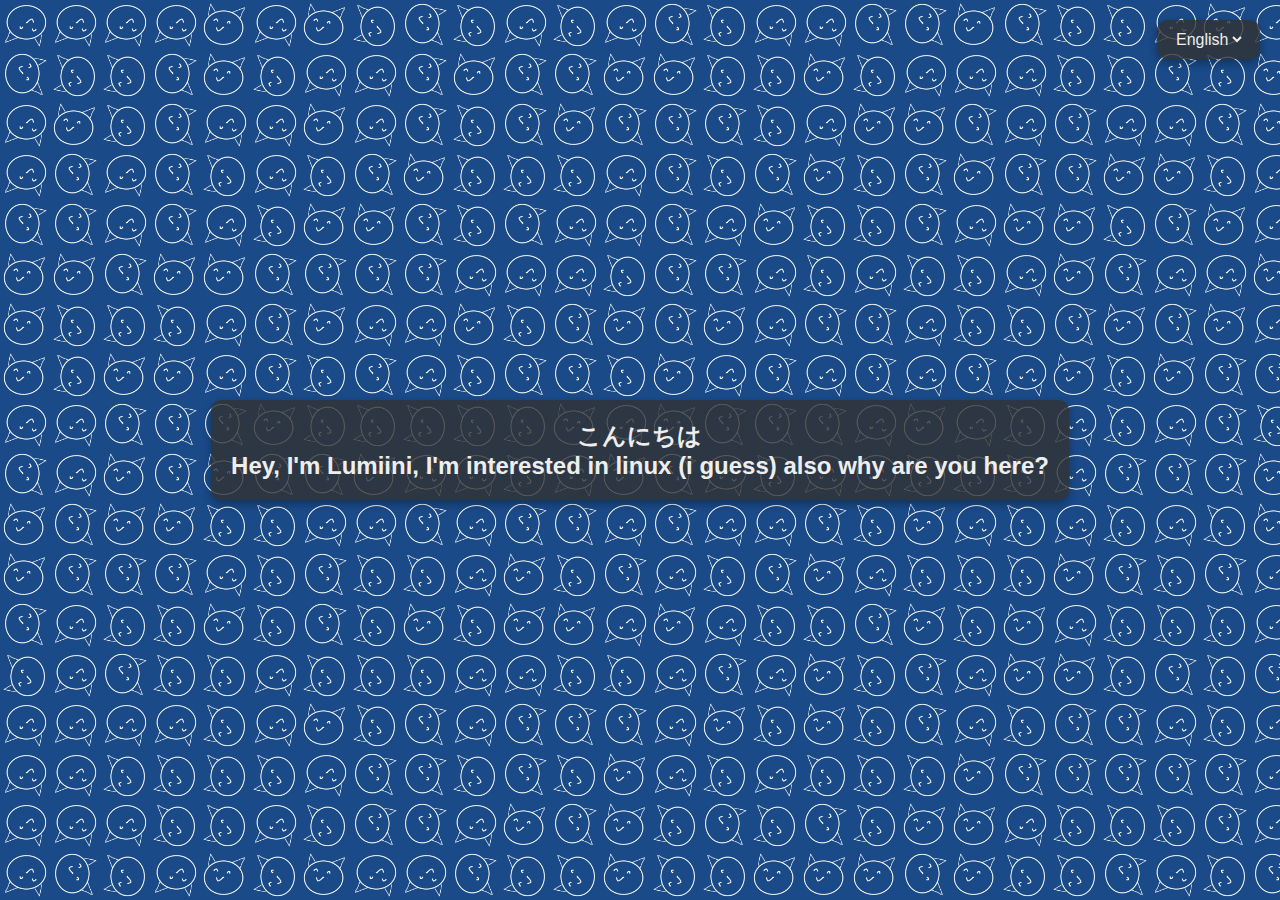
<file: startx/x.html>
<!DOCTYPE html>
<html lang="en">
<head>
    <meta charset="UTF-8">
    <meta name="viewport" content="width=device-width, initial-scale=1.0">
    <title>My page</title>
    <style>
        /* Basic styling for the body - Dark Mode */
        body {
            margin: 0;
            padding: 0;
            font-family: sans-serif;
            color: #eee;
            background-color: #1a1a1a; /* Dark background color */
            overflow: hidden; /* Hide any potential overflow from tiles */
            position: relative; /* Needed for absolute positioning of tiles */
            min-height: 100vh; /* Minimum height of the viewport */
            display: flex; /* Use flexbox to center content */
            justify-content: center; /* Center horizontally */
            align-items: center; /* Center vertically */
        }

        /* Container for the tiled images */
        .tile-container {
            position: absolute;
            top: 0;
            left: 0;
            width: 100%;
            height: 100%;
            pointer-events: none; /* Allow clicks to pass through to the message container */
            z-index: -1; /* Place behind the message container */
        }

        /* Style for each individual tile */
        .tile {
            position: absolute;
            width: 50px; /* Match background-size width */
            height: 50px; /* Match background-size height */
            background-image: url('../a.jpg');
            background-size: cover; /* Ensure the image covers the tile area */
            transition: transform 0.5s ease; /* Smooth rotation transition */
            transform-origin: center; /* Rotate around the center of the tile */
        }

        /* Style for the container holding the message - Dark Mode */
        .message-container {
            background-color: rgba(50, 50, 50, 0.8); /* Darker semi-transparent background for readability */
            padding: 20px;
            border-radius: 10px;
            text-align: center;
            max-width: 80%;
            box-shadow: 0 4px 8px rgba(0, 0, 0, 0.3);
            color: #eee;
            position: relative; /* Ensure it's above the tiles */
            z-index: 1;
        }

        /* Style for the message text */
        .message-container h1 {
            margin: 0;
            font-size: 1.5em;
        }

        /* Style for the language selector container */
        .language-selector {
            position: absolute;
            top: 20px; /* Distance from the top */
            right: 20px; /* Distance from the right */
            background-color: rgba(50, 50, 50, 0.8); /* Match message container background */
            padding: 10px 15px; /* Padding around the selector */
            border-radius: 10px; /* Match message container border-radius */
            box-shadow: 0 4px 8px rgba(0, 0, 0, 0.3); /* Match message container shadow */
            z-index: 2; /* Ensure it's above everything else */
        }

        /* Style for the select element */
        .language-selector select {
            background-color: transparent; /* Make select background transparent */
            border: none; /* Remove default border */
            color: #eee; /* Light text color */
            font-size: 1em; /* Adjust font size */
            cursor: pointer; /* Indicate it's clickable */
            outline: none; /* Remove outline on focus */
        }

        /* Style for the options within the select */
        .language-selector select option {
            background-color: #333; /* Dark background for dropdown options */
            color: #eee; /* Light text for dropdown options */
        }
    </style>
</head>
<body>

    <div class="tile-container">
        </div>

    <div class="language-selector">
        <select id="language-select">
            <option value="en">English</option>
            <option value="fi">Suomi</option>
        </select>
    </div>

    <div class="message-container">
        <h1>こんにちは<h1>
        <h1>Hey, I'm Lumiini, I'm interested in linux (i guess) also why are you here?</h1>
    </div>

    <script>
        document.addEventListener('DOMContentLoaded', () => {
            const tileContainer = document.querySelector('.tile-container');
            const tileSize = 50; // Must match the width and height in .tile CSS
            const viewportWidth = window.innerWidth;
            const viewportHeight = window.innerHeight;

            // Calculate number of tiles needed
            const numCols = Math.ceil(viewportWidth / tileSize);
            const numRows = Math.ceil(viewportHeight / tileSize);

            // Create and append tiles
            function createTiles() {
                // Clear existing tiles
                tileContainer.innerHTML = '';
                const currentViewportWidth = window.innerWidth;
                const currentViewportHeight = window.innerHeight;
                const currentNumCols = Math.ceil(currentViewportWidth / tileSize);
                const currentNumRows = Math.ceil(currentViewportHeight / tileSize);

                for (let i = 0; i < currentNumRows; i++) {
                    for (let j = 0; j < currentNumCols; j++) {
                        const tile = document.createElement('div');
                        tile.classList.add('tile');
                        tile.style.top = `${i * tileSize}px`;
                        tile.style.left = `${j * tileSize}px`;
                        const rotation = Math.floor(Math.random() * 4) * 90;
                        tile.style.transform = `rotate(${rotation}deg)`;
                        tileContainer.appendChild(tile);
                    }
                }
            }

            createTiles(); // Create tiles on initial load

            // Regenerate tiles on window resize for responsiveness
            window.addEventListener('resize', createTiles);

            // Language selector logic
            const languageSelect = document.getElementById('language-select');

            languageSelect.addEventListener('change', (event) => {
                const selectedLanguage = event.target.value;
                if (selectedLanguage === 'en') {
                    window.location.href = 'x.html'; // Navigate to index.html for English
                } else if (selectedLanguage === 'fi') {
                    window.location.href = '../fi.html'; // Navigate to fi.html for Finnish
                }
            });

            // Optional: Set initial selector value based on current page
            const currentPage = window.location.pathname.split('/').pop();
            if (currentPage === 'fi.html') {
                languageSelect.value = 'fi';
            } else {
                languageSelect.value = 'en';
            }
        });
    </script>

</body>
</html>
</file>
<file: styles.css>
/* styles.css - Add your styles here */
body {
    margin: 0;
    padding: 0;
    background: #111;
    overflow: hidden;
}

.background-tiles {
    position: fixed;
    top: 0; left: 0; width: 100vw; height: 100vh;
    z-index: 0;
    pointer-events: none;
    display: grid;
    grid-template-columns: repeat(16, 1fr);
    grid-template-rows: repeat(9, 1fr);
    gap: 0;
}
.background-tile {
    width: 100%;
    height: 100%;
    background: rgba(255,255,255,0.03);
    border-radius: 10px;
    transform: skew(-20deg) scale(1.1);
    box-shadow: 0 2px 12px 0 rgba(0,0,0,0.08);
    opacity: 0;
    transition: opacity 0.7s, background 0.7s;
}
.background-tile.visible {
    opacity: 0.13;
}
.background-tile.img {
    background: url('a.jpg') center/cover no-repeat;
}
.background-tile.img.visible {
    opacity: 0.35;
}
.background-tile:not(.visible) {
    opacity: 0;
}
.background-tile.tilted-text {
    font-family: inherit;
    font-size: 1.3vw;
    font-weight: 900;
    color: #fff;
    text-align: center;
    text-shadow:
        0 0 64px #fff,
        0 0 128px #fff,
        0 0 256px #fff,
        0 0 512px #fff,
        0 0 128px #4f8cff,
        0 0 256px #4f8cff;
    transform: skew(-20deg) scale(1.1);
    display: flex;
    align-items: center;
    justify-content: center;
    letter-spacing: 0.08em;
    user-select: none;
    pointer-events: none;
    filter: brightness(7) drop-shadow(0 0 48px #fff);
}

.pill-bg {
    background: rgba(10, 10, 20, 0.92);
    border-radius: 3vw;
    padding: 2.5vw 5vw;
    box-shadow: 0 4px 48px 0 #000, 0 0 0 2px #222;
    display: flex;
    align-items: center;
    justify-content: center;
    min-width: 30vw;
    max-width: 80vw;
    min-height: 7vw;
    margin: 0 auto;
    filter: drop-shadow(0 0 24px #222);
}
.pill-text {
    color: #fff;
    text-align: center;
    line-height: 1.5;
    letter-spacing: 0.01em;
    text-shadow: 0 0 16px #222, 0 0 32px #4f8cff;
}
</file>
